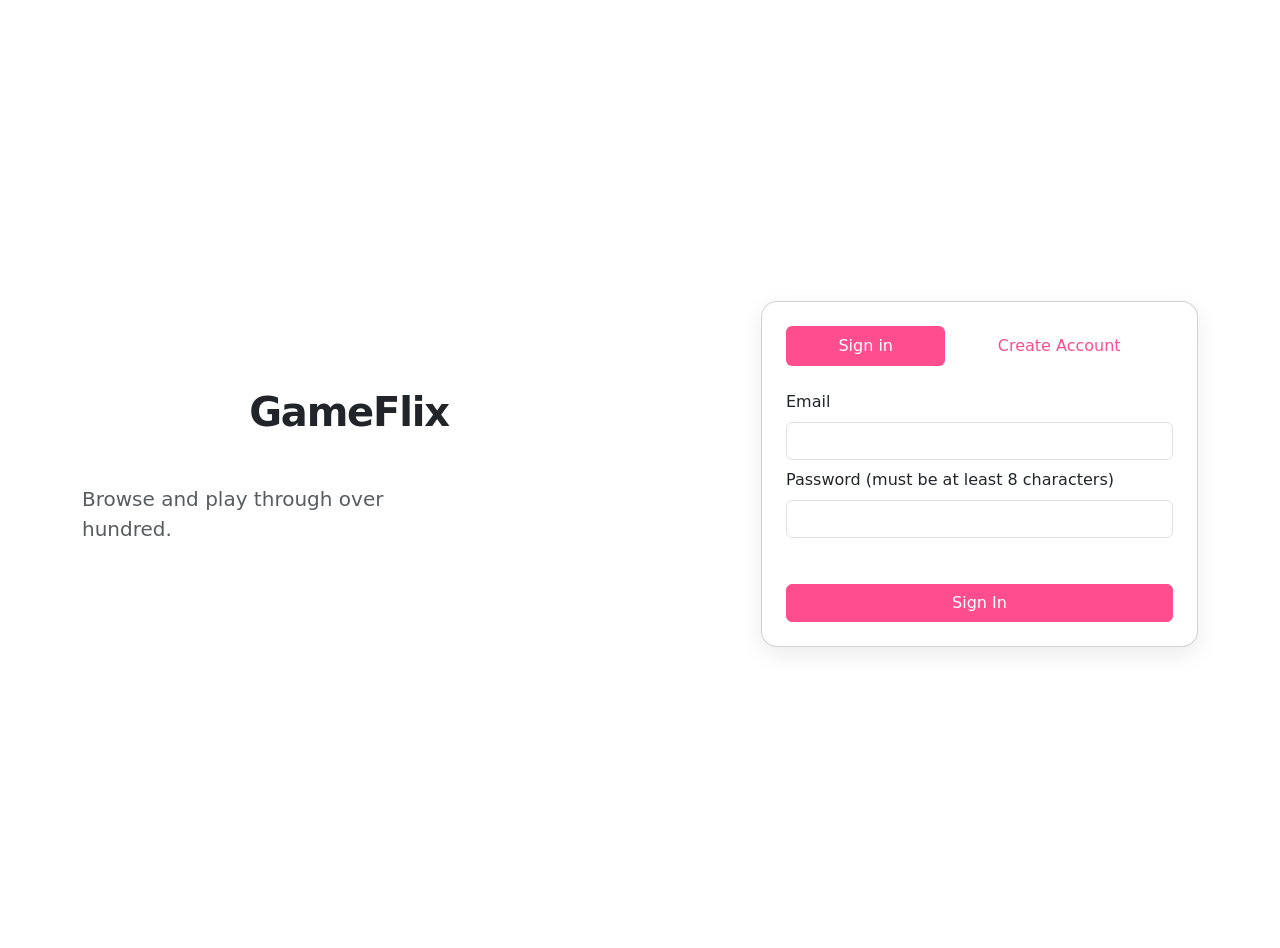
<file: src/main/resources/static/index.html>
<!DOCTYPE html>
<html lang="en">
<head>
    <meta charset="UTF-8">
    <meta name="viewport" content="width=device-width, initial-scale=1">
    <title>GameFlix</title>
    <link href="https://cdn.jsdelivr.net/npm/bootstrap@5.3.3/dist/css/bootstrap.min.css" rel="stylesheet">
</head>
<body>

<!-- Sign up and register -->
<main id="auth" class="container py-5">
    <div class="row align-items-center g-5 min-vh-100">
        <div class="col-lg-6 mx-auto">
            <h1 class="text-center mb-5">GameFlix</h1>
            <p class="lead text-body-secondary mt-4" style="max-width:30ch">Browse and play through over hundred.</p>
        </div>
        <div class="col-lg-5 offset-lg-1">
            <div class="card p-4">
                <ul class="nav nav-pills nav-fill mb-3">
                    <li class="nav-item"><button id="tabLogin" class="nav-link active" type="button">Sign in</button></li>
                    <li class="nav-item"><button id="tabReg" class="nav-link" type="button">Create Account</button></li>
                </ul>
                <div id="flName" class="row g-2 d-none">
                    <div class="col-6"><label for="fn" class="form-label">First Name</label><input id="fn" class="form-control"></div>
                    <div class="col-6"><label for="ln" class="form-label">Last Name</label><input id="ln" class="form-control"></div>
                </div>
                <div id="userName" class="d-none mt-2"><label for="un" class="form-label">Username</label><input id="un" class="form-control"></div>
                <label for="em" class="form-label mt-2">Email</label>
                <input id="em" type="email" class="form-control">
                <label for="pw" class="form-label mt-2">Password (must be at least 8 characters)</label>
                <input id="pw" type="password" class="form-control">
                <div id="authError" class="text-danger small mt-3" role="alert" style="min-height:1.4rem"></div>
                <button id="authGo" class="btn btn-primary mt-2" type="button">Sign In</button>
            </div>
        </div>
    </div>
</main>

<!-- Subscription page after creating an account -->
<main id="picker" class="container py-5 text-center d-none">
    <h1 class="brand display-5 fw-bold">GameFlix</h1>
    <h2 class="mt-4">Choose your plan</h2>
    <p class="text-body-secondary">Pick a plan to start playing.</p>
    <div class="row row-cols-1 row-cols-md-3 g-3 mt-1 text-start" id="pickPlans"></div>
    <button id="skipPlan" class="btn btn-link mt-4" type="button">Skip for now</button>
</main>

<!-- Message popup -->
<div class="toast-container position-fixed bottom-0 start-50 translate-middle-x p-3">
    <div id="toast" class="toast text-bg-warning" role="status" aria-live="polite" aria-atomic="true">
        <div class="toast-body fw-semibold" id="toastMsg"></div>
    </div>
</div>

<!-- order matters: Bootstrap, then common.js, then this page's script -->
<script src="https://cdn.jsdelivr.net/npm/bootstrap@5.3.3/dist/js/bootstrap.bundle.min.js"></script>
<link href="css/signuplogin.css" rel="stylesheet">
<script src="js/common.js"></script>
<script src="js/userauthentication.js"></script>
</body>
</html>
</file>
<file: src/main/resources/static/css/signuplogin.css>
/* =========================================================
   index.html: sign in, create account, choose a plan
   ========================================================= */

/* ---------- brand colors (delete this block for stock Bootstrap blue) ---------- */
:root {
    --bs-primary: #ff4d8d;
    --bs-primary-rgb: 255, 77, 141;
    --bs-link-color: #ff4d8d;
    --bs-link-hover-color: #e63e7a;
}

.btn-primary {
    --bs-btn-bg: #ff4d8d;
    --bs-btn-border-color: #ff4d8d;
    --bs-btn-hover-bg: #e63e7a;
    --bs-btn-hover-border-color: #e63e7a;
    --bs-btn-active-bg: #cc3569;
    --bs-btn-active-border-color: #cc3569;
    --bs-btn-disabled-bg: #ff4d8d;
    --bs-btn-disabled-border-color: #ff4d8d;
}

.nav-pills {
    --bs-nav-pills-link-active-bg: #ff4d8d;
}

.form-control:focus {
    border-color: #ff4d8d;
    box-shadow: 0 0 0 .25rem rgba(255, 77, 141, .25);
}

/* ---------- sign in / create account ---------- */
#auth h1,
#picker h1 {
    font-weight: 800;
    letter-spacing: -.03em;
}

#auth .card,
#picker .card {
    border-radius: 1rem;
    box-shadow: 0 .5rem 1.5rem rgba(0, 0, 0, .08);
}

/* ---------- choose a plan ---------- */
#picker .card {
    transition: transform .15s ease, box-shadow .15s ease;
}

#picker .card:hover {
    transform: translateY(-3px);
    box-shadow: 0 .75rem 1.75rem rgba(0, 0, 0, .12);
}
</file>
<file: src/main/resources/static/css/homepage.css>
/* =========================================================
   homepage.html: catalog, game details panel, subscription tab
   ========================================================= */

/* ---------- brand colors (delete this block for stock Bootstrap blue) ---------- */
:root {
    --bs-primary: #ff4d8d;
    --bs-primary-rgb: 255, 77, 141;
    --bs-link-color: #ff4d8d;
    --bs-link-hover-color: #e63e7a;
}

.btn-primary {
    --bs-btn-bg: #ff4d8d;
    --bs-btn-border-color: #ff4d8d;
    --bs-btn-hover-bg: #e63e7a;
    --bs-btn-hover-border-color: #e63e7a;
    --bs-btn-active-bg: #cc3569;
    --bs-btn-active-border-color: #cc3569;
    --bs-btn-disabled-bg: #ff4d8d;
    --bs-btn-disabled-border-color: #ff4d8d;
}

.nav-pills {
    --bs-nav-pills-link-active-bg: #ff4d8d;
}

.form-control:focus,
.form-check-input:focus {
    border-color: #ff4d8d;
    box-shadow: 0 0 0 .25rem rgba(255, 77, 141, .25);
}

.form-check-input:checked {
    background-color: #ff4d8d;
    border-color: #ff4d8d;
}

/* ---------- navbar ---------- */
.navbar-brand {
    letter-spacing: -.03em;
}

/* ---------- game catalog ---------- */
.game-card {
    cursor: pointer;
    border-radius: .9rem;
    transition: transform .15s ease, box-shadow .15s ease, border-color .15s ease;
}

.game-card:hover,
.game-card:focus-visible {
    transform: translateY(-3px);
    border-color: #ff4d8d;
    box-shadow: 0 .75rem 1.5rem rgba(0, 0, 0, .12);
    outline: none;
}

/* colored banner at the top of each game (gradient set by the script) */
.cover {
    position: relative;
    overflow: hidden;
    height: 150px;
    display: flex;
    align-items: flex-start;
    justify-content: flex-end;
    padding: .75rem;
}

/* optional picture on top of the gradient (when a game has an image_url) */
.cover-img {
    position: absolute;
    inset: 0;
    width: 100%;
    height: 100%;
    object-fit: cover;
}

.cover .badge {
    position: relative;
    z-index: 1;
}

/* ---------- game details panel ---------- */
.offcanvas {
    --bs-offcanvas-width: 520px;
}

.offcanvas .cover {
    height: 180px;
    border-radius: .75rem;
}

/* ---------- subscription tab ---------- */
#plans .card {
    border-radius: 1rem;
    transition: transform .15s ease, box-shadow .15s ease;
}

#plans .card:hover {
    transform: translateY(-3px);
    box-shadow: 0 .75rem 1.5rem rgba(0, 0, 0, .1);
}

/* ---------- small screens ---------- */
@media (max-width: 576px) {
    .cover { height: 120px; }
}
</file>
